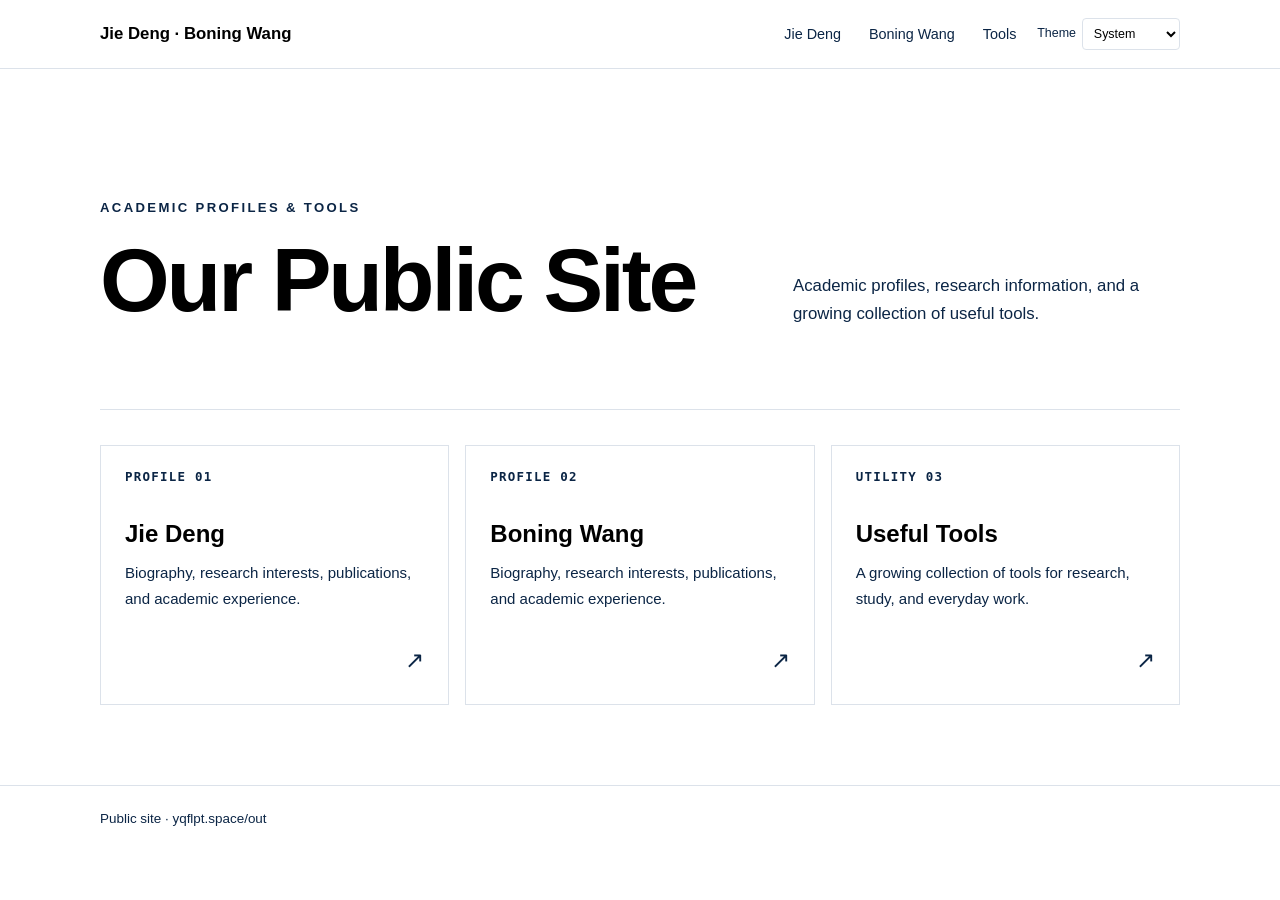
<file: index.html>
<!doctype html>
<html lang="en">
<head>
  <meta charset="utf-8">
  <meta name="viewport" content="width=device-width, initial-scale=1">
  <meta http-equiv="refresh" content="0;url=/out/">
  <title>Jie Deng & Boning Wang</title>
  <script>window.location.replace('/out/');</script>
</head>
<body></body>
</html>
</file>
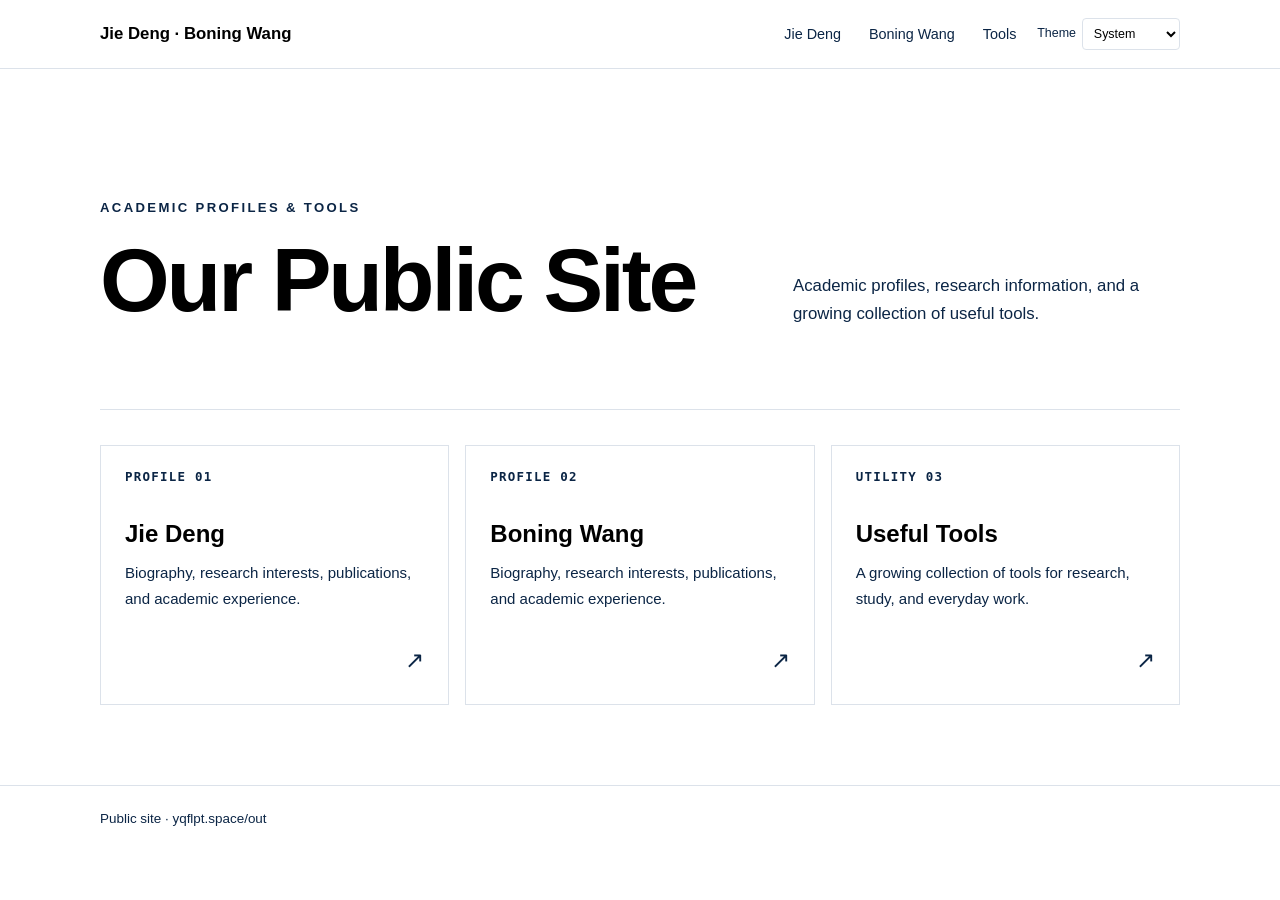
<file: out/index.html>
<!doctype html>
<html lang="en">
<head>
  <meta charset="utf-8">
  <meta name="viewport" content="width=device-width, initial-scale=1">
  <meta name="description" content="Public academic profiles and useful tools from Jie Deng and Boning Wang.">
  <title>Public Site | Jie Deng & Boning Wang</title>
  <link rel="stylesheet" href="/out/assets/out.css">
  <script src="/out/assets/theme.js"></script>
</head>
<body>
  <a class="skip-link" href="#main">Skip to main content</a>
  <header class="site-header">
    <nav class="nav-wrap" aria-label="Main navigation">
      <a class="brand" href="/out/">Jie Deng · Boning Wang</a>
      <div class="nav-actions">
        <div class="nav-links">
          <a href="/out/dengjie/">Jie Deng</a>
          <a href="/out/wangboning/">Boning Wang</a>
          <a href="/out/tool/">Tools</a>
        </div>
        <label class="theme-control"><span>Theme</span><select data-theme-select aria-label="Color theme"><option value="system">System</option><option value="light">Light</option><option value="dark">Dark</option></select></label>
      </div>
    </nav>
  </header>

  <main id="main" class="page-shell">
    <section class="landing-intro" aria-labelledby="landing-title">
      <div>
        <p class="eyebrow">Academic Profiles & Tools</p>
        <h1 id="landing-title" class="landing-title">Our Public Site</h1>
      </div>
      <p class="landing-note">Academic profiles, research information, and a growing collection of useful tools.</p>
    </section>

    <section class="destination-grid" aria-label="Site sections">
      <a class="destination-card" href="/out/dengjie/">
        <span class="card-index">PROFILE 01</span>
        <div><h2 class="card-title">Jie Deng</h2><p class="card-copy">Biography, research interests, publications, and academic experience.</p></div>
        <span class="card-arrow" aria-hidden="true">↗</span>
      </a>
      <a class="destination-card" href="/out/wangboning/">
        <span class="card-index">PROFILE 02</span>
        <div><h2 class="card-title">Boning Wang</h2><p class="card-copy">Biography, research interests, publications, and academic experience.</p></div>
        <span class="card-arrow" aria-hidden="true">↗</span>
      </a>
      <a class="destination-card" href="/out/tool/">
        <span class="card-index">UTILITY 03</span>
        <div><h2 class="card-title">Useful Tools</h2><p class="card-copy">A growing collection of tools for research, study, and everyday work.</p></div>
        <span class="card-arrow" aria-hidden="true">↗</span>
      </a>
    </section>
  </main>

  <footer class="site-footer"><div class="footer-wrap">Public site · yqflpt.space/out</div></footer>
</body>
</html>
</file>
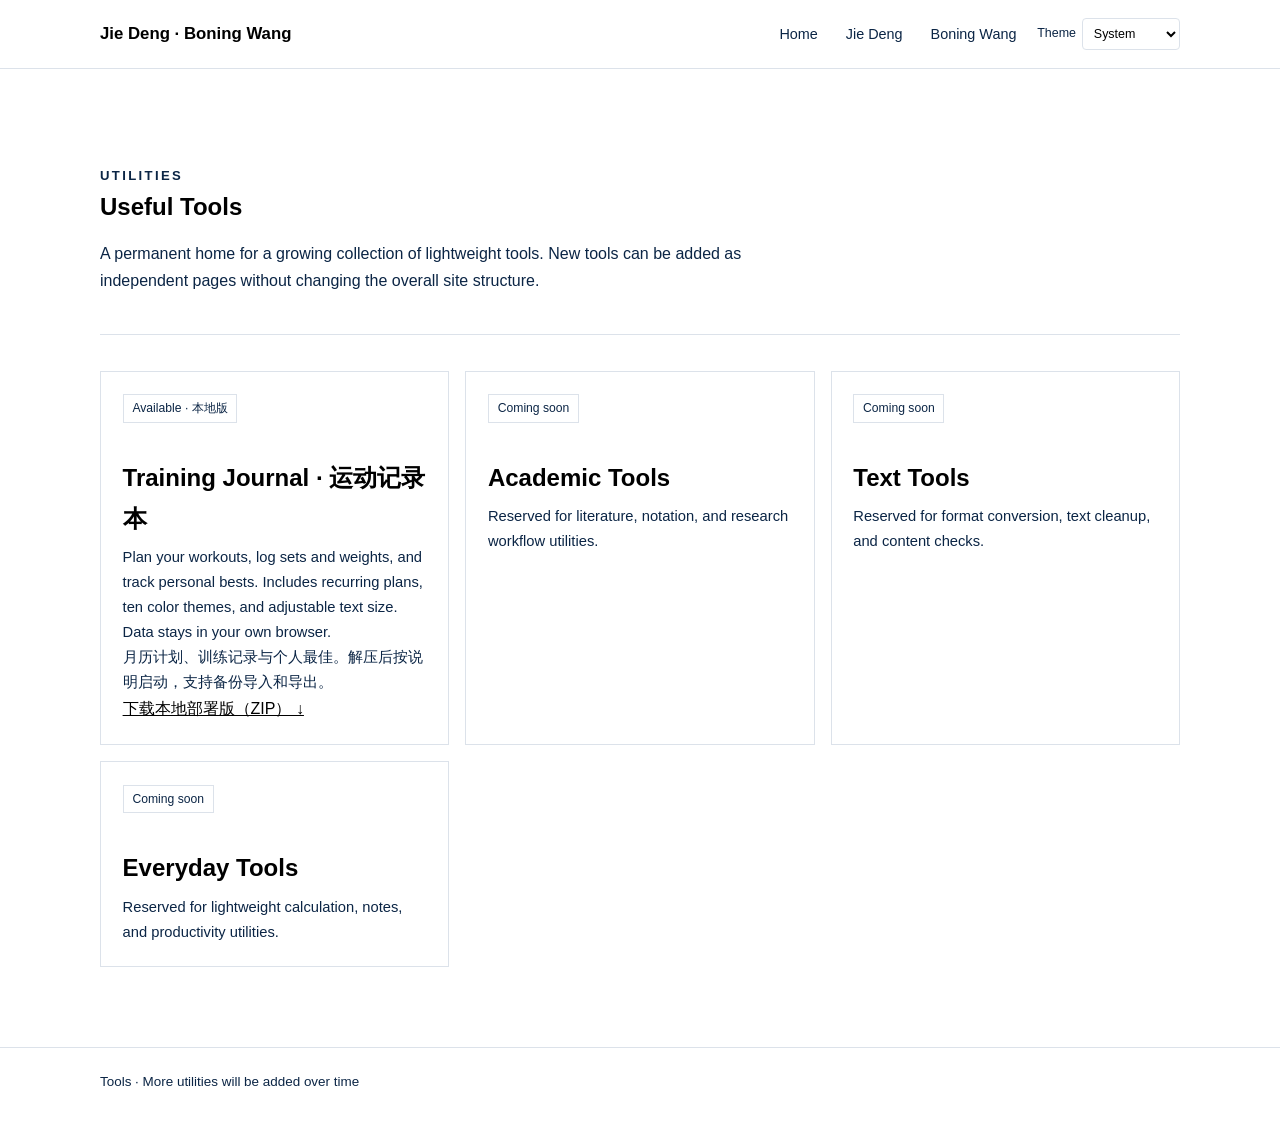
<file: out/tool/index.html>
<!doctype html>
<html lang="en">
<head>
  <meta charset="utf-8">
  <meta name="viewport" content="width=device-width, initial-scale=1">
  <meta name="description" content="Useful tools for research, study, and everyday work.">
  <title>Useful Tools | Jie Deng & Boning Wang</title>
  <link rel="stylesheet" href="/out/assets/out.css">
  <script src="/out/assets/theme.js"></script>
</head>
<body>
  <a class="skip-link" href="#main">Skip to main content</a>
  <header class="site-header">
    <nav class="nav-wrap" aria-label="Main navigation">
      <a class="brand" href="/out/">Jie Deng · Boning Wang</a>
      <div class="nav-actions">
        <div class="nav-links">
          <a href="/out/">Home</a>
          <a href="/out/dengjie/">Jie Deng</a>
          <a href="/out/wangboning/">Boning Wang</a>
        </div>
        <label class="theme-control"><span>Theme</span><select data-theme-select aria-label="Color theme"><option value="system">System</option><option value="light">Light</option><option value="dark">Dark</option></select></label>
      </div>
    </nav>
  </header>

  <main id="main" class="page-shell">
    <section class="tools-heading">
      <p class="eyebrow">Utilities</p>
      <h1>Useful Tools</h1>
      <p>A permanent home for a growing collection of lightweight tools. New tools can be added as independent pages without changing the overall site structure.</p>
    </section>
    <section class="tools-grid" aria-label="Tool categories">
      <article class="tool-card"><span class="tool-status">Available · 本地版</span><h2>Training Journal · 运动记录本</h2><p>Plan your workouts, log sets and weights, and track personal bests. Includes recurring plans, ten color themes, and adjustable text size. Data stays in your own browser.</p><p>月历计划、训练记录与个人最佳。解压后按说明启动，支持备份导入和导出。</p><a href="/out/tool/downloads/training-journal-local.zip" download>下载本地部署版（ZIP） ↓</a></article>
      <article class="tool-card"><span class="tool-status">Coming soon</span><h2>Academic Tools</h2><p>Reserved for literature, notation, and research workflow utilities.</p></article>
      <article class="tool-card"><span class="tool-status">Coming soon</span><h2>Text Tools</h2><p>Reserved for format conversion, text cleanup, and content checks.</p></article>
      <article class="tool-card"><span class="tool-status">Coming soon</span><h2>Everyday Tools</h2><p>Reserved for lightweight calculation, notes, and productivity utilities.</p></article>
    </section>
  </main>

  <footer class="site-footer"><div class="footer-wrap">Tools · More utilities will be added over time</div></footer>
</body>
</html>
</file>
<file: out/assets/out.css>
:root {
  color-scheme: light;
  --ink: #000000;
  --muted: #0b2545;
  --line: #dce2ea;
  --soft: #f3f6f9;
  --paper: #ffffff;
  --accent: #0b2545;
  --accent-2: #0b2545;
  --link: #176b87;
  --link-hover: #104d63;
  --header-bg: rgba(255, 255, 255, .94);
  --hover-border: #7b8ca3;
  --surface-shadow: rgba(11, 37, 69, .12);
  --on-accent: #ffffff;
  --danger: #8a1010;
  --max: 1080px;
  font-family: -apple-system, BlinkMacSystemFont, "Segoe UI", Roboto, Helvetica, Arial, sans-serif;
}

:root[data-theme="dark"] {
  --ink: #ffffff;
  --muted: #d7e2f0;
  --line: #2d3b4d;
  --soft: #101722;
  --paper: #000000;
  --accent: #a9c8ef;
  --accent-2: #a9c8ef;
  --link: #79cddd;
  --link-hover: #b3eaf2;
  --header-bg: rgba(0, 0, 0, .94);
  --hover-border: #6f88a6;
  --surface-shadow: rgba(0, 0, 0, .55);
  --on-accent: #000000;
  --danger: #ff9b9b;
}

* { box-sizing: border-box; }

html { scroll-behavior: smooth; }

body {
  margin: 0;
  min-width: 320px;
  min-height: 100vh;
  background: var(--paper);
  color: var(--ink);
  font-size: 1rem;
  line-height: 1.7;
}

a { color: inherit; }

.site-header {
  position: sticky;
  top: 0;
  z-index: 20;
  border-bottom: 1px solid var(--line);
  background: var(--header-bg);
  backdrop-filter: blur(12px);
}

.nav-wrap {
  width: min(calc(100% - 2rem), var(--max));
  min-height: 68px;
  margin: 0 auto;
  display: flex;
  align-items: center;
  justify-content: space-between;
  gap: 1.5rem;
}

.brand { text-decoration: none; font-size: 1.05rem; font-weight: 700; white-space: nowrap; }

.nav-links { display: flex; align-items: center; gap: .35rem; }
.nav-actions { min-width: 0; display: flex; align-items: center; justify-content: flex-end; gap: .6rem; }

.nav-links a {
  padding: .45rem .7rem;
  border-radius: .35rem;
  color: var(--muted);
  font-size: .9rem;
  text-decoration: none;
}

.nav-links a:hover,
.nav-links a:focus-visible { background: var(--soft); color: var(--ink); }

.theme-control { display: inline-flex; align-items: center; gap: .35rem; color: var(--muted); font-size: .78rem; white-space: nowrap; }
.theme-control select { min-height: 2rem; padding: .25rem 1.7rem .25rem .45rem; border: 1px solid var(--line); border-radius: .25rem; background: var(--paper); color: var(--ink); font: inherit; cursor: pointer; }
.theme-control select:focus-visible { outline: 2px solid var(--accent); outline-offset: 2px; }

.page-shell { width: min(calc(100% - 2rem), var(--max)); margin: 0 auto; }

.landing-intro {
  padding: clamp(4rem, 10vw, 8rem) 0 clamp(2.8rem, 7vw, 5rem);
  display: grid;
  grid-template-columns: minmax(0, 1.25fr) minmax(260px, .75fr);
  align-items: end;
  gap: 3rem;
  border-bottom: 1px solid var(--line);
}

.eyebrow {
  margin: 0 0 .8rem;
  color: var(--accent-2);
  font-size: .82rem;
  font-weight: 700;
  letter-spacing: .18em;
  text-transform: uppercase;
}

.landing-title,
.profile-name,
.section-title {
  font-family: inherit;
  font-weight: 650;
}

.landing-title {
  max-width: 760px;
  margin: 0;
  font-size: clamp(2.8rem, 7vw, 5.6rem);
  line-height: 1.08;
  letter-spacing: -.035em;
}

.landing-note { margin: 0; color: var(--muted); font-size: 1.05rem; }

.destination-grid {
  padding: 2.2rem 0 5rem;
  display: grid;
  grid-template-columns: repeat(3, 1fr);
  gap: 1rem;
}

.destination-card {
  min-height: 260px;
  padding: 1.5rem;
  display: flex;
  flex-direction: column;
  justify-content: space-between;
  border: 1px solid var(--line);
  background: var(--paper);
  text-decoration: none;
  transition: transform .2s ease, border-color .2s ease, box-shadow .2s ease;
}

.destination-card:hover,
.destination-card:focus-visible {
  transform: translateY(-4px);
  border-color: var(--hover-border);
  box-shadow: 0 18px 40px var(--surface-shadow);
}

.card-index { color: var(--accent-2); font: 700 .78rem/1.2 ui-monospace, monospace; letter-spacing: .1em; }
.card-title { margin: 0 0 .35rem; font: 650 1.5rem/1.3 inherit; }
.card-copy { margin: 0; color: var(--muted); font-size: .94rem; }
.card-arrow { align-self: flex-end; color: var(--accent); font-size: 1.45rem; }

.profile-page { width: min(calc(100% - 2rem), var(--max)); margin: 0 auto; padding: 3rem 0 5rem; display: grid; grid-template-columns: 230px minmax(0, 1fr); gap: clamp(2.5rem, 6vw, 5rem); align-items: start; }
.academic-sidebar { position: sticky; top: 98px; color: var(--muted); font-size: .92rem; }

.portrait-placeholder {
  width: 190px;
  aspect-ratio: 1 / 1;
  display: grid;
  place-items: center;
  overflow: hidden;
  border-radius: 50%;
  background: var(--soft);
  color: var(--accent);
  font-size: 3rem;
  font-weight: 500;
}
.portrait-placeholder img { width: 100%; height: 100%; display: block; object-fit: cover; }

.sidebar-name { margin: 1.25rem 0 .25rem; color: var(--ink); font-size: 1.35rem; line-height: 1.3; }
.sidebar-role { margin: 0 0 1.25rem; line-height: 1.55; }
.sidebar-links { margin: 0; padding: 1rem 0 0; border-top: 1px solid var(--line); list-style: none; }
.sidebar-links li + li { margin-top: .45rem; }
.sidebar-detail { display: flex; align-items: flex-start; gap: .6rem; }
.sidebar-icon { flex: 0 0 1.1rem; width: 1.1rem; height: 1.1rem; margin-top: .2em; color: var(--accent); }
.sidebar-detail-text { min-width: 0; flex: 1; overflow-wrap: anywhere; }
.sidebar-detail-text > :first-child { margin-top: 0; }
.sidebar-detail-text > :last-child { margin-bottom: 0; }
.sidebar-detail-text[contenteditable]:empty::before { content: attr(data-placeholder); color: var(--muted); pointer-events: none; }
.sidebar-links a { color: var(--accent); text-decoration: none; }
.sidebar-links a:hover { text-decoration: underline; text-underline-offset: .2em; }
.academic-main a[href], .academic-sidebar a[href] {
  color: var(--link) !important;
  text-decoration: underline;
  text-decoration-thickness: .06em;
  text-underline-offset: .2em;
  text-decoration-skip-ink: auto;
}
/* Rich-text colour spans must follow the link's active theme colour. */
.academic-main a[href] *, .academic-sidebar a[href] * { color: inherit !important; }
.academic-main a[href]:hover, .academic-sidebar a[href]:hover,
.academic-main a[href]:focus-visible, .academic-sidebar a[href]:focus-visible {
  color: var(--link-hover) !important;
  text-decoration-thickness: .1em;
}
.academic-main a[href]:focus-visible, .academic-sidebar a[href]:focus-visible {
  outline: 2px solid var(--link);
  outline-offset: 3px;
  border-radius: 2px;
}
.academic-main { min-width: 0; }
.academic-main > section { scroll-margin-top: 90px; }
.academic-main > section + section { margin-top: 3.25rem; }
.academic-main h1 { margin: 0 0 .25rem; font-size: clamp(2rem, 4vw, 2.65rem); line-height: 1.2; }
.last-updated { margin: 0 0 1.75rem; color: var(--muted); font-size: .83rem; }
.lead { margin: 0; color: var(--ink); font-size: 1.04rem; }
.academic-main h2 { margin: 0 0 .85rem; padding-bottom: .45rem; border-bottom: 1px solid var(--line); font-size: 1.55rem; line-height: 1.3; }

.profile-layout {
  padding: 3rem 0 5rem;
  display: grid;
  grid-template-columns: 240px minmax(0, 1fr);
  gap: clamp(2rem, 6vw, 5rem);
}

.profile-aside { color: var(--muted); font-size: .92rem; }
.aside-group + .aside-group { margin-top: 2rem; }
.aside-label { margin: 0 0 .5rem; color: var(--ink); font-size: .78rem; font-weight: 750; letter-spacing: .12em; text-transform: uppercase; }
.plain-list { margin: 0; padding: 0; list-style: none; }
.plain-list li + li { margin-top: .35rem; }

.profile-content { min-width: 0; }
.content-section + .content-section { margin-top: 3.2rem; }
.section-title { margin: 0 0 1rem; font-size: 1.7rem; line-height: 1.3; }
.section-rule { width: 42px; height: 2px; margin-bottom: 1.3rem; background: var(--accent-2); }
.pending-copy { margin: 0; padding: 1rem 1.15rem; border-left: 3px solid var(--line); background: var(--soft); color: var(--muted); }

.academic-list { margin: 0; padding: 0; list-style: none; }
.academic-item { padding: 1.15rem 0; display: grid; grid-template-columns: 92px minmax(0, 1fr); gap: 1.3rem; }
.academic-year { color: var(--accent-2); font-size: .85rem; font-weight: 700; }
.experience-table { width: 100%; table-layout: fixed; border-collapse: collapse; margin: .5rem 0 1rem; }
.experience-table td, .experience-table th { padding: .8rem .65rem; vertical-align: top; text-align: left; border: 0; overflow-wrap: anywhere; }
.experience-table td:first-child, .experience-table th:first-child { box-sizing: border-box; width: var(--time-column-width, 22%); color: var(--accent-2); font-size: .88rem; }
.experience-table p { margin: 0 0 .4rem; }
.experience-table p:last-child { margin-bottom: 0; }
.academic-item h3 { margin: 0 0 .25rem; font-size: 1rem; }
.academic-item p { margin: 0; color: var(--muted); font-size: .94rem; }

/* Keep the editor and public profile typography consistent. */
.academic-main :is(#profile-about, #profile-research, #profile-publications, #profile-education, #profile-teaching, .editable-rich),
.academic-main .experience-table td + td {
  text-align: justify;
  text-align-last: start;
  text-justify: inter-word;
  word-spacing: .02em;
  hyphens: auto;
  overflow-wrap: break-word;
}
.academic-main .experience-table td:first-child,
.academic-main .academic-year {
  text-align: start;
  word-spacing: normal;
  hyphens: none;
}

.tools-heading { padding: clamp(3.5rem, 8vw, 6rem) 0 2.5rem; border-bottom: 1px solid var(--line); }
.tools-heading h1 { margin: 0 0 .75rem; font: 650 clamp(2.6rem, 6vw, 4.6rem)/1.15 inherit; }
.tools-heading p { max-width: 680px; margin: 0; color: var(--muted); }
.tools-grid { padding: 2.2rem 0 5rem; display: grid; grid-template-columns: repeat(3, 1fr); gap: 1rem; }
.tool-card { min-height: 190px; padding: 1.35rem; border: 1px solid var(--line); background: var(--paper); }
.tool-status { display: inline-block; margin-bottom: 2.2rem; padding: .18rem .55rem; border: 1px solid var(--line); color: var(--muted); font-size: .76rem; }
.tool-card h2 { margin: 0 0 .35rem; font: 650 1.25rem/1.3 inherit; }
.tool-card p { margin: 0; color: var(--muted); font-size: .92rem; }

.site-footer { border-top: 1px solid var(--line); }
.footer-wrap { width: min(calc(100% - 2rem), var(--max)); margin: 0 auto; padding: 1.4rem 0 2.2rem; color: var(--muted); font-size: .84rem; }

.skip-link { position: absolute; left: -9999px; top: 0; }
.skip-link:focus { left: 1rem; top: 1rem; z-index: 99; padding: .65rem .9rem; background: var(--ink); color: var(--paper); }

@media (max-width: 820px) {
  .landing-intro { grid-template-columns: 1fr; gap: 1.5rem; }
  .destination-grid, .tools-grid { grid-template-columns: 1fr; }
  .destination-card { min-height: 190px; }
  .profile-page { grid-template-columns: 1fr; gap: 2.5rem; }
  .academic-sidebar { position: static; }
  .portrait-placeholder { width: 160px; }
  .nav-wrap { align-items: flex-start; }
  .nav-actions { max-width: 72%; }
  .nav-links { overflow-x: auto; }
}

@media (max-width: 500px) {
  .nav-wrap { width: min(calc(100% - 1.25rem), var(--max)); padding: .75rem 0; flex-direction: column; align-items: flex-start; gap: .35rem; }
  .nav-actions { width: 100%; max-width: none; justify-content: space-between; }
  .nav-links { width: auto; flex: 1; overflow-x: auto; padding-bottom: .2rem; }
  .nav-links a { flex: none; padding-left: 0; padding-right: 1rem; }
  .page-shell, .footer-wrap { width: min(calc(100% - 1.5rem), var(--max)); }
  .brand { font-size: .95rem; }
  .academic-item { grid-template-columns: 1fr; gap: .25rem; }
}

@media (prefers-reduced-motion: reduce) {
  html { scroll-behavior: auto; }
  *, *::before, *::after { transition-duration: .01ms !important; }
}
</file>
